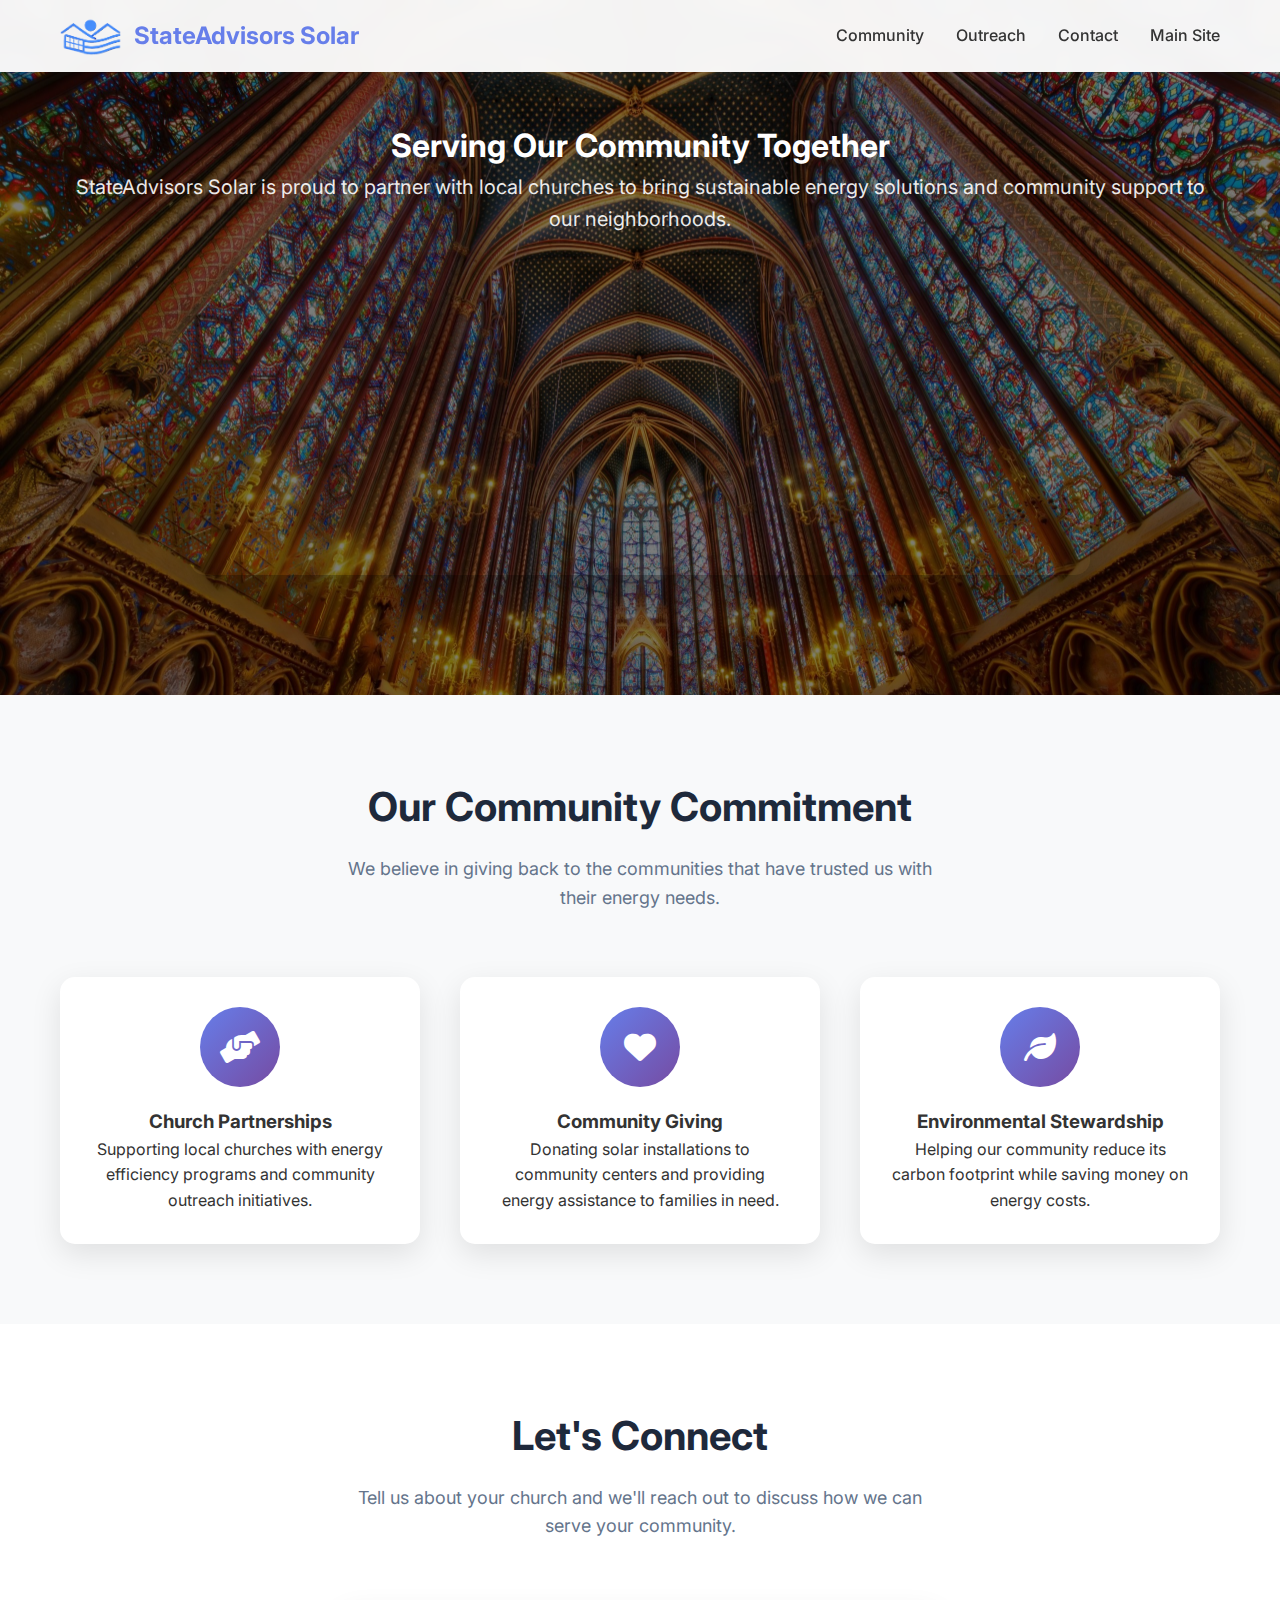
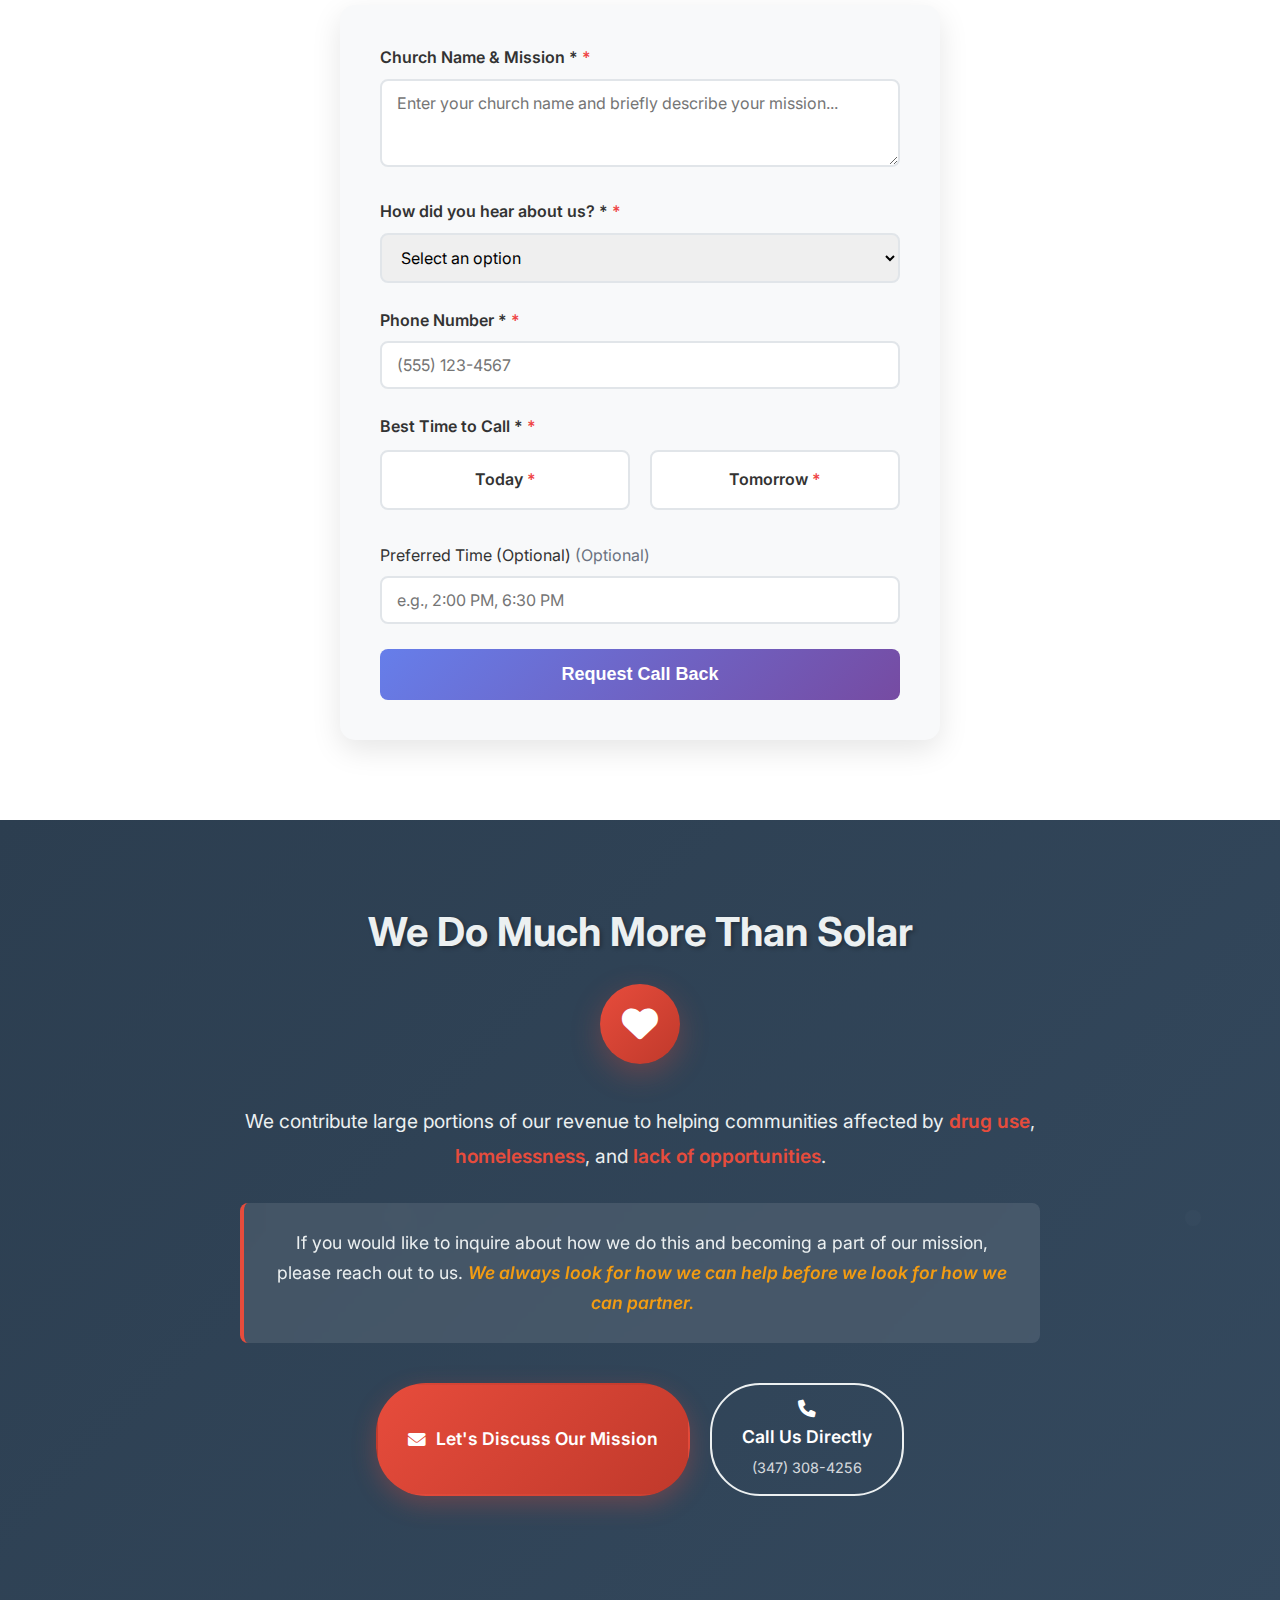
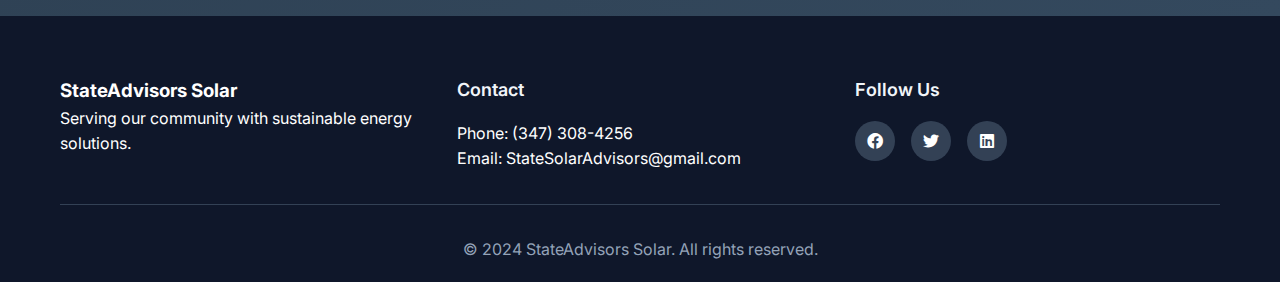
<file: church.html>
<!DOCTYPE html>
<html lang="en">
<head>
    <meta charset="UTF-8">
    <meta name="viewport" content="width=device-width, initial-scale=1.0">
    <title>StateAdvisors Solar - Serving Our Community</title>
    <meta name="description" content="StateAdvisors Solar is proud to serve our local churches and community with sustainable energy solutions and outreach programs.">
    <link rel="icon" type="image/svg+xml" href="favicon.svg">
    <link rel="icon" type="image/x-icon" href="data:image/svg+xml,<svg xmlns='http://www.w3.org/2000/svg' viewBox='0 0 32 32'><circle cx='16' cy='16' r='12' fill='%23FFD700' stroke='%23FF8C00' stroke-width='2'/><circle cx='16' cy='16' r='6' fill='%23FFA500'/><circle cx='16' cy='16' r='2' fill='%23FFFFFF'/></svg>">
    <link rel="stylesheet" href="styles.css">
    <link href="https://fonts.googleapis.com/css2?family=Inter:wght@300;400;500;600;700&display=swap" rel="stylesheet">
    <link rel="stylesheet" href="https://cdnjs.cloudflare.com/ajax/libs/font-awesome/6.0.0/css/all.min.css">
    <style>
        /* Church-specific styles */
        .church-hero {
            background: url('./StainedGlass.jpg') center/cover;
            color: white;
            padding: 120px 0 80px;
            text-align: center;
            position: relative;
            overflow: hidden;
        }

        .church-hero::before {
            content: '';
            position: absolute;
            top: 0;
            left: 0;
            right: 0;
            bottom: 0;
            background: rgba(0, 0, 0, 0.4);
            z-index: 1;
        }

        .church-hero .container {
            position: relative;
            z-index: 2;
        }

        .photo-carousel {
            width: 100%;
            max-width: 900px;
            height: 300px;
            margin: 40px auto;
            position: relative;
            overflow: hidden;
            border-radius: 15px;
            box-shadow: 0 20px 40px rgba(0, 0, 0, 0.3);
        }

        .carousel-container {
            display: flex;
            width: 300%;
            height: 100%;
            animation: slideLeft 15s infinite linear;
        }

        .carousel-slide {
            width: 33.333%;
            height: 100%;
            display: flex;
            align-items: center;
            justify-content: center;
            background: rgba(255, 255, 255, 0.1);
            backdrop-filter: blur(10px);
            border: 2px solid rgba(255, 255, 255, 0.2);
        }

        .carousel-slide img {
            max-width: 100%;
            max-height: 100%;
            object-fit: cover;
            border-radius: 10px;
        }

        .carousel-placeholder {
            display: flex;
            align-items: center;
            justify-content: center;
            font-size: 18px;
            color: rgba(255, 255, 255, 0.9);
            text-align: center;
        }

        @keyframes slideLeft {
            0% { transform: translateX(0); }
            100% { transform: translateX(-66.666%); }
        }

        .carousel-container:hover {
            animation-play-state: paused;
        }

        /* Mission Beyond Solar Section */
        .mission-beyond-solar {
            background: linear-gradient(135deg, #2c3e50 0%, #34495e 100%);
            color: white;
            padding: 80px 0;
            position: relative;
            overflow: hidden;
        }

        .mission-beyond-solar::before {
            content: '';
            position: absolute;
            top: 0;
            left: 0;
            right: 0;
            bottom: 0;
            background: url('data:image/svg+xml,<svg xmlns="http://www.w3.org/2000/svg" viewBox="0 0 100 100"><circle cx="50" cy="50" r="1" fill="rgba(255,255,255,0.05)"/></svg>') repeat;
            opacity: 0.3;
        }

        .mission-content {
            position: relative;
            z-index: 2;
            text-align: center;
            max-width: 800px;
            margin: 0 auto;
        }

        .mission-header {
            margin-bottom: 40px;
        }

        .mission-header h2 {
            font-size: 2.5rem;
            margin-bottom: 20px;
            color: #ecf0f1;
            text-shadow: 2px 2px 4px rgba(0, 0, 0, 0.3);
        }

        .mission-icon {
            width: 80px;
            height: 80px;
            background: linear-gradient(135deg, #e74c3c, #c0392b);
            border-radius: 50%;
            display: flex;
            align-items: center;
            justify-content: center;
            margin: 0 auto 20px;
            box-shadow: 0 10px 30px rgba(231, 76, 60, 0.3);
            animation: pulse 2s infinite;
        }

        .mission-icon i {
            font-size: 36px;
            color: white;
        }

        @keyframes pulse {
            0% { transform: scale(1); }
            50% { transform: scale(1.05); }
            100% { transform: scale(1); }
        }

        .mission-message {
            margin-bottom: 40px;
        }

        .mission-text {
            font-size: 1.2rem;
            line-height: 1.8;
            margin-bottom: 30px;
            color: #ecf0f1;
        }

        .mission-text strong {
            color: #e74c3c;
            font-weight: 600;
        }

        .mission-highlight {
            background: rgba(255, 255, 255, 0.1);
            border-left: 4px solid #e74c3c;
            padding: 25px;
            border-radius: 8px;
            margin: 30px 0;
            backdrop-filter: blur(10px);
        }

        .mission-highlight p {
            font-size: 1.1rem;
            line-height: 1.7;
            margin: 0;
            color: #ecf0f1;
        }

        .mission-highlight em {
            color: #f39c12;
            font-style: italic;
            font-weight: 600;
        }

        .mission-cta {
            display: flex;
            gap: 20px;
            justify-content: center;
            flex-wrap: wrap;
            margin-top: 40px;
        }

        .mission-btn {
            display: inline-flex;
            align-items: center;
            gap: 10px;
            padding: 15px 30px;
            border-radius: 50px;
            text-decoration: none;
            font-weight: 600;
            font-size: 1.1rem;
            transition: all 0.3s ease;
            border: 2px solid transparent;
        }

        .mission-btn:first-child {
            background: linear-gradient(135deg, #e74c3c, #c0392b);
            color: white;
            box-shadow: 0 8px 25px rgba(231, 76, 60, 0.3);
        }

        .mission-btn.secondary {
            background: transparent;
            color: white;
            border-color: #ecf0f1;
            flex-direction: column;
            gap: 5px;
        }

        .call-text {
            font-size: 1.1rem;
        }

        .phone-number {
            font-size: 0.9rem;
            opacity: 0.8;
            font-weight: 400;
        }

        /* Desktop-specific styles */
        @media (min-width: 769px) {
            .mission-btn.secondary {
                cursor: pointer;
            }
            
            .mission-btn.secondary:hover .phone-number {
                opacity: 1;
                color: #e74c3c;
            }
        }

        /* Mobile-specific styles */
        @media (max-width: 768px) {
            .mission-btn.secondary {
                flex-direction: row;
                gap: 10px;
            }
            
            .phone-number {
                display: none;
            }
        }

        .mission-btn:hover {
            transform: translateY(-3px);
            box-shadow: 0 12px 35px rgba(0, 0, 0, 0.2);
        }

        .mission-btn:first-child:hover {
            box-shadow: 0 12px 35px rgba(231, 76, 60, 0.4);
        }

        .mission-btn.secondary:hover {
            background: rgba(255, 255, 255, 0.1);
            border-color: #e74c3c;
        }

        @media (max-width: 768px) {
            .mission-header h2 {
                font-size: 2rem;
            }
            
            .mission-cta {
                flex-direction: column;
                align-items: center;
            }
            
            .mission-btn {
                width: 100%;
                max-width: 300px;
                justify-content: center;
            }
        }

        .community-outreach {
            background: #f8f9fa;
            padding: 80px 0;
        }

        .outreach-grid {
            display: grid;
            grid-template-columns: repeat(auto-fit, minmax(300px, 1fr));
            gap: 40px;
            margin-top: 50px;
        }

        .outreach-card {
            background: white;
            border-radius: 15px;
            padding: 30px;
            box-shadow: 0 10px 30px rgba(0, 0, 0, 0.1);
            text-align: center;
            transition: transform 0.3s ease;
        }

        .outreach-card:hover {
            transform: translateY(-5px);
        }

        .outreach-icon {
            width: 80px;
            height: 80px;
            background: linear-gradient(135deg, #667eea, #764ba2);
            border-radius: 50%;
            display: flex;
            align-items: center;
            justify-content: center;
            margin: 0 auto 20px;
            color: white;
            font-size: 32px;
        }

        .contact-form-section {
            background: white;
            padding: 80px 0;
        }

        .contact-form {
            max-width: 600px;
            margin: 0 auto;
            background: #f8f9fa;
            padding: 40px;
            border-radius: 15px;
            box-shadow: 0 10px 30px rgba(0, 0, 0, 0.1);
        }

        .form-group {
            margin-bottom: 25px;
        }

        .form-group label {
            display: block;
            margin-bottom: 8px;
            font-weight: 600;
            color: #333;
        }

        .form-group input,
        .form-group select,
        .form-group textarea {
            width: 100%;
            padding: 12px 15px;
            border: 2px solid #e1e5e9;
            border-radius: 8px;
            font-size: 16px;
            transition: border-color 0.3s ease;
            font-family: inherit;
        }

        .form-group textarea {
            resize: vertical;
            min-height: 80px;
        }

        .form-group input:focus,
        .form-group select:focus,
        .form-group textarea:focus {
            outline: none;
            border-color: #667eea;
        }

        .time-options {
            display: flex;
            gap: 20px;
            margin-top: 10px;
        }

        .time-option {
            flex: 1;
            text-align: center;
        }

        .time-option input[type="radio"] {
            display: none;
        }

        .time-option label {
            display: block;
            padding: 15px;
            background: white;
            border: 2px solid #e1e5e9;
            border-radius: 8px;
            cursor: pointer;
            transition: all 0.3s ease;
        }

        .time-option input[type="radio"]:checked + label {
            background: #667eea;
            color: white;
            border-color: #667eea;
        }

        .submit-btn {
            background: linear-gradient(135deg, #667eea, #764ba2);
            color: white;
            padding: 15px 30px;
            border: none;
            border-radius: 8px;
            font-size: 18px;
            font-weight: 600;
            cursor: pointer;
            width: 100%;
            transition: transform 0.3s ease;
        }

        .submit-btn:hover {
            transform: translateY(-2px);
        }

        .church-navbar {
            background: rgba(255, 255, 255, 0.95);
            backdrop-filter: blur(10px);
        }

        .church-navbar .nav-logo span {
            color: #667eea;
        }

        .church-navbar .nav-link {
            color: #333;
        }

        .church-navbar .nav-link:hover {
            color: #667eea;
        }

        @media (max-width: 768px) {
            .time-options {
                flex-direction: column;
            }
            
            .contact-form {
                margin: 0 20px;
                padding: 30px 20px;
            }
        }
    </style>
</head>
<body>
    <!-- Navigation -->
    <nav class="navbar church-navbar">
        <div class="nav-container">
            <div class="nav-logo">
                <img src="logo-removebg-preview.png" alt="StateAdvisors Solar Logo" class="logo-image">
                <span>StateAdvisors Solar</span>
            </div>
            <div class="nav-menu">
                <a href="#community" class="nav-link">Community</a>
                <a href="#outreach" class="nav-link">Outreach</a>
                <a href="#contact" class="nav-link">Contact</a>
                <a href="./index.html" class="nav-link">Main Site</a>
            </div>
            <div class="nav-toggle">
                <span class="bar"></span>
                <span class="bar"></span>
                <span class="bar"></span>
            </div>
        </div>
    </nav>

    <!-- Church Hero Section -->
    <section class="church-hero">
        <div class="container">
            <h1>Serving Our Community Together</h1>
            <p class="hero-subtitle">StateAdvisors Solar is proud to partner with local churches to bring sustainable energy solutions and community support to our neighborhoods.</p>
            
            <!-- Photo Carousel -->
            <div class="photo-carousel">
                <div class="carousel-container">
                    <div class="carousel-slide">
                        <div class="carousel-placeholder">
                            <div>
                                <i class="fas fa-image" style="font-size: 48px; margin-bottom: 15px;"></i>
                                <p>Photo 1 Coming Soon</p>
                                <p style="font-size: 14px; margin-top: 10px;">Gift basket at local church</p>
                            </div>
                        </div>
                    </div>
                    <div class="carousel-slide">
                        <div class="carousel-placeholder">
                            <div>
                                <i class="fas fa-image" style="font-size: 48px; margin-bottom: 15px;"></i>
                                <p>Photo 2 Coming Soon</p>
                                <p style="font-size: 14px; margin-top: 10px;">Community outreach</p>
                            </div>
                        </div>
                    </div>
                    <div class="carousel-slide">
                        <div class="carousel-placeholder">
                            <div>
                                <i class="fas fa-image" style="font-size: 48px; margin-bottom: 15px;"></i>
                                <p>Photo 3 Coming Soon</p>
                                <p style="font-size: 14px; margin-top: 10px;">Serving our community</p>
                            </div>
                        </div>
                    </div>
                </div>
            </div>
        </div>
    </section>

    <!-- Community Outreach Section -->
    <section id="outreach" class="community-outreach">
        <div class="container">
            <div class="section-header">
                <h2>Our Community Commitment</h2>
                <p>We believe in giving back to the communities that have trusted us with their energy needs.</p>
            </div>
            
            <div class="outreach-grid">
                <div class="outreach-card">
                    <div class="outreach-icon">
                        <i class="fas fa-hands-helping"></i>
                    </div>
                    <h3>Church Partnerships</h3>
                    <p>Supporting local churches with energy efficiency programs and community outreach initiatives.</p>
                </div>
                
                <div class="outreach-card">
                    <div class="outreach-icon">
                        <i class="fas fa-heart"></i>
                    </div>
                    <h3>Community Giving</h3>
                    <p>Donating solar installations to community centers and providing energy assistance to families in need.</p>
                </div>
                
                <div class="outreach-card">
                    <div class="outreach-icon">
                        <i class="fas fa-leaf"></i>
                    </div>
                    <h3>Environmental Stewardship</h3>
                    <p>Helping our community reduce its carbon footprint while saving money on energy costs.</p>
                </div>
            </div>
        </div>
    </section>

    <!-- Contact Form Section -->
    <section id="contact" class="contact-form-section">
        <div class="container">
            <div class="section-header">
                <h2>Let's Connect</h2>
                <p>Tell us about your church and we'll reach out to discuss how we can serve your community.</p>
            </div>
            
            <form class="contact-form" id="churchContactForm">
                <div class="form-group">
                    <label for="churchName">Church Name & Mission *</label>
                    <textarea id="churchName" name="churchName" rows="3" placeholder="Enter your church name and briefly describe your mission..." required></textarea>
                </div>
                
                <div class="form-group">
                    <label for="heardFrom">How did you hear about us? *</label>
                    <select id="heardFrom" name="heardFrom" required>
                        <option value="">Select an option</option>
                        <option value="community-email">Community Email</option>
                        <option value="social-media">Social Media</option>
                        <option value="word-of-mouth">Word of Mouth</option>
                        <option value="other">Other</option>
                    </select>
                </div>
                
                <div class="form-group">
                    <label for="phoneNumber">Phone Number *</label>
                    <input type="tel" id="phoneNumber" name="phoneNumber" placeholder="(555) 123-4567" required>
                </div>
                
                <div class="form-group">
                    <label>Best Time to Call *</label>
                    <div class="time-options">
                        <div class="time-option">
                            <input type="radio" id="today" name="callTime" value="today" required>
                            <label for="today">Today</label>
                        </div>
                        <div class="time-option">
                            <input type="radio" id="tomorrow" name="callTime" value="tomorrow" required>
                            <label for="tomorrow">Tomorrow</label>
                        </div>
                    </div>
                </div>
                
                <div class="form-group">
                    <label for="preferredTime">Preferred Time (Optional)</label>
                    <input type="text" id="preferredTime" name="preferredTime" placeholder="e.g., 2:00 PM, 6:30 PM">
                </div>
                
                <button type="submit" class="submit-btn">Request Call Back</button>
            </form>
        </div>
    </section>

    <!-- Mission Beyond Solar Section -->
    <section class="mission-beyond-solar">
        <div class="container">
            <div class="mission-content">
                <div class="mission-header">
                    <h2>We Do Much More Than Solar</h2>
                    <div class="mission-icon">
                        <i class="fas fa-heart"></i>
                    </div>
                </div>
                
                <div class="mission-message">
                    <p class="mission-text">
                        We contribute large portions of our revenue to helping communities affected by <strong>drug use</strong>, <strong>homelessness</strong>, and <strong>lack of opportunities</strong>.
                    </p>
                    
                    <div class="mission-highlight">
                        <p>
                            If you would like to inquire about how we do this and becoming a part of our mission, 
                            please reach out to us. <em>We always look for how we can help before we look for how we can partner.</em>
                        </p>
                    </div>
                    
                    <div class="mission-cta">
                        <a href="mailto:StateSolarAdvisors@gmail.com?subject=Church Partnership Inquiry&body=Hello StateAdvisors Solar,%0D%0A%0D%0AI'm interested in learning more about your mission beyond solar and how we might partner together to serve our community.%0D%0A%0D%0AChurch Name:%0D%0AOur Mission:%0D%0A%0D%0AThank you for your time,%0D%0A" class="mission-btn">
                            <i class="fas fa-envelope"></i>
                            Let's Discuss Our Mission
                        </a>
                        <a href="tel:(347) 308-4256" class="mission-btn secondary" id="callBtn">
                            <i class="fas fa-phone"></i>
                            <span class="call-text">Call Us Directly</span>
                            <span class="phone-number">(347) 308-4256</span>
                        </a>
                    </div>
                </div>
            </div>
        </div>
    </section>

    <!-- Footer -->
    <footer class="footer">
        <div class="container">
            <div class="footer-content">
                <div class="footer-section">
                    <h3>StateAdvisors Solar</h3>
                    <p>Serving our community with sustainable energy solutions.</p>
                </div>
                <div class="footer-section">
                    <h4>Contact</h4>
                    <p>Phone: (347) 308-4256</p>
                    <p>Email: StateSolarAdvisors@gmail.com</p>
                </div>
                <div class="footer-section">
                    <h4>Follow Us</h4>
                    <div class="social-links">
                        <a href="#"><i class="fab fa-facebook"></i></a>
                        <a href="#"><i class="fab fa-twitter"></i></a>
                        <a href="#"><i class="fab fa-linkedin"></i></a>
                    </div>
                </div>
            </div>
            <div class="footer-bottom">
                <p>&copy; 2024 StateAdvisors Solar. All rights reserved.</p>
            </div>
        </div>
    </footer>

    <script src="script.js"></script>
    <script>
        // Church-specific JavaScript
        document.getElementById('churchContactForm').addEventListener('submit', function(e) {
            e.preventDefault();
            
            // Get form data
            const formData = new FormData(this);
            const data = Object.fromEntries(formData);
            
            // Validate phone number format
            const phoneRegex = /^\(\d{3}\) \d{3}-\d{4}$/;
            if (!phoneRegex.test(data.phoneNumber)) {
                alert('Please enter phone number in format: (555) 123-4567');
                return;
            }
            
            // Show success message
            alert('Thank you! We will call you at your preferred time. God bless!');
            this.reset();
        });

        // Phone number formatting
        document.getElementById('phoneNumber').addEventListener('input', function(e) {
            let value = e.target.value.replace(/\D/g, '');
            if (value.length >= 6) {
                value = `(${value.slice(0,3)}) ${value.slice(3,6)}-${value.slice(6,10)}`;
            } else if (value.length >= 3) {
                value = `(${value.slice(0,3)}) ${value.slice(3)}`;
            }
            e.target.value = value;
        });

        // Function to update carousel with actual photos
        function updateCarouselWithPhotos(photoUrls) {
            const carouselContainer = document.querySelector('.carousel-container');
            if (carouselContainer && photoUrls.length >= 3) {
                carouselContainer.innerHTML = '';
                
                photoUrls.forEach((url, index) => {
                    const slide = document.createElement('div');
                    slide.className = 'carousel-slide';
                    slide.innerHTML = `<img src="${url}" alt="Community Photo ${index + 1}">`;
                    carouselContainer.appendChild(slide);
                });
            }
        }

        // Example usage when you have photos:
        // updateCarouselWithPhotos(['photo1.jpg', 'photo2.jpg', 'photo3.jpg']);

        // Handle call button for desktop vs mobile
        document.addEventListener('DOMContentLoaded', function() {
            const callBtn = document.getElementById('callBtn');
            
            // Check if device supports phone calls
            const isMobile = /Android|webOS|iPhone|iPad|iPod|BlackBerry|IEMobile|Opera Mini/i.test(navigator.userAgent);
            
            if (!isMobile) {
                // Desktop experience - show phone number prominently
                callBtn.addEventListener('click', function(e) {
                    e.preventDefault();
                    
                    // Create a temporary input to copy phone number
                    const tempInput = document.createElement('input');
                    tempInput.value = '(347) 308-4256';
                    document.body.appendChild(tempInput);
                    tempInput.select();
                    document.execCommand('copy');
                    document.body.removeChild(tempInput);
                    
                    // Show feedback
                    const originalText = this.querySelector('.call-text').textContent;
                    this.querySelector('.call-text').textContent = 'Phone Number Copied!';
                    this.style.background = 'rgba(46, 204, 113, 0.2)';
                    this.style.borderColor = '#2ecc71';
                    
                    setTimeout(() => {
                        this.querySelector('.call-text').textContent = originalText;
                        this.style.background = 'transparent';
                        this.style.borderColor = '#ecf0f1';
                    }, 2000);
                });
            }
        });
    </script>
</body>
</html>
</file>
<file: styles.css>
/* Reset and Base Styles */
* {
    margin: 0;
    padding: 0;
    box-sizing: border-box;
}

body {
    font-family: 'Inter', sans-serif;
    line-height: 1.6;
    color: #333;
    overflow-x: hidden;
}

.container {
    max-width: 1200px;
    margin: 0 auto;
    padding: 0 20px;
}

/* Navigation */
.navbar {
    position: fixed;
    top: 0;
    width: 100%;
    background: rgba(255, 255, 255, 0.95);
    backdrop-filter: blur(10px);
    z-index: 1000;
    padding: 1rem 0;
    transition: all 0.3s ease;
}

.nav-container {
    max-width: 1200px;
    margin: 0 auto;
    padding: 0 20px;
    display: flex;
    justify-content: space-between;
    align-items: center;
}

.nav-logo {
    display: flex;
    align-items: center;
    font-size: 1.5rem;
    font-weight: 700;
    color: #2563eb;
    gap: 0.75rem;
}

.logo-image {
    height: 40px;
    width: auto;
    object-fit: contain;
}

.logo-image-footer {
    height: 32px;
    width: auto;
    object-fit: contain;
}

.nav-menu {
    display: flex;
    gap: 2rem;
}

.nav-link {
    text-decoration: none;
    color: #333;
    font-weight: 500;
    transition: color 0.3s ease;
}

.nav-link:hover {
    color: #2563eb;
}

.nav-toggle {
    display: none;
    flex-direction: column;
    cursor: pointer;
}

.bar {
    width: 25px;
    height: 3px;
    background: #333;
    margin: 3px 0;
    transition: 0.3s;
}

/* Hero Section */
.hero {
    background: linear-gradient(135deg, #1e40af 0%, #3b82f6 50%, #60a5fa 100%);
    color: white;
    padding: 120px 0 80px;
    min-height: 100vh;
    display: flex;
    align-items: center;
    position: relative;
    overflow: hidden;
}

.hero::before {
    content: '';
    position: absolute;
    top: 0;
    left: 0;
    right: 0;
    bottom: 0;
    background: url('data:image/svg+xml,<svg xmlns="http://www.w3.org/2000/svg" viewBox="0 0 100 100"><defs><pattern id="grain" width="100" height="100" patternUnits="userSpaceOnUse"><circle cx="25" cy="25" r="1" fill="white" opacity="0.1"/><circle cx="75" cy="75" r="1" fill="white" opacity="0.1"/><circle cx="50" cy="10" r="0.5" fill="white" opacity="0.1"/><circle cx="10" cy="60" r="0.5" fill="white" opacity="0.1"/><circle cx="90" cy="40" r="0.5" fill="white" opacity="0.1"/></pattern></defs><rect width="100" height="100" fill="url(%23grain)"/></svg>');
    pointer-events: none;
}

.hero-container {
    max-width: 1200px;
    margin: 0 auto;
    padding: 0 20px;
    display: grid;
    grid-template-columns: 1fr 1fr;
    gap: 4rem;
    align-items: center;
}

.hero-content h1 {
    font-size: 3.5rem;
    font-weight: 700;
    margin-bottom: 1.5rem;
    line-height: 1.2;
}

.hero-subtitle {
    font-size: 1.25rem;
    margin-bottom: 2rem;
    opacity: 0.9;
}

.hero-stats {
    display: flex;
    gap: 2rem;
    margin-bottom: 2.5rem;
}

.stat {
    text-align: center;
}

.stat-number {
    display: block;
    font-size: 2rem;
    font-weight: 700;
    color: #fbbf24;
}

.stat-label {
    font-size: 0.875rem;
    opacity: 0.8;
}

.hero-cta {
    display: flex;
    gap: 1rem;
    flex-wrap: wrap;
}

.btn {
    display: inline-block;
    padding: 1rem 2rem;
    text-decoration: none;
    border-radius: 8px;
    font-weight: 600;
    transition: all 0.3s ease;
    border: none;
    cursor: pointer;
    font-size: 1rem;
}

.btn-primary {
    background: #fbbf24;
    color: #1e40af;
}

.btn-primary:hover {
    background: #f59e0b;
    transform: translateY(-2px);
}

.btn-secondary {
    background: transparent;
    color: white;
    border: 2px solid white;
}

.btn-secondary:hover {
    background: white;
    color: #1e40af;
}

.btn-outline {
    background: transparent;
    color: #2563eb;
    border: 2px solid #2563eb;
}

.btn-outline:hover {
    background: #2563eb;
    color: white;
}

.btn-full {
    width: 100%;
}

.hero-image {
    display: flex;
    justify-content: center;
    align-items: center;
}

.hero-visual {
    position: relative;
    width: 350px;
    height: 400px;
    display: flex;
    justify-content: center;
    align-items: center;
}

.torn-bill {
    position: relative;
    width: 280px;
    height: 350px;
    background: white;
    border-radius: 12px;
    box-shadow: 0 20px 40px rgba(0, 0, 0, 0.3);
    transform: rotate(-5deg);
    animation: float 3s ease-in-out infinite;
}

.torn-bill::before {
    content: '';
    position: absolute;
    top: -10px;
    left: -10px;
    right: -10px;
    bottom: -10px;
    background: linear-gradient(45deg, #fbbf24, #f59e0b);
    border-radius: 16px;
    z-index: -1;
    opacity: 0.3;
}

.bill-content {
    padding: 1.5rem;
    height: 60%;
    background: white;
    border-radius: 12px 12px 0 0;
}

.bill-header {
    display: flex;
    justify-content: space-between;
    align-items: center;
    margin-bottom: 1rem;
    padding-bottom: 0.5rem;
    border-bottom: 2px solid #e5e7eb;
}

.bill-header h4 {
    color: #374151;
    font-size: 0.875rem;
    font-weight: 600;
    margin: 0;
}

.bill-amount {
    color: #ef4444;
    font-size: 1.5rem;
    font-weight: 700;
}

.bill-details {
    margin-bottom: 1rem;
}

.bill-details p {
    color: #6b7280;
    font-size: 0.75rem;
    margin: 0.25rem 0;
}

.bill-footer {
    text-align: center;
    padding-top: 0.5rem;
    border-top: 1px solid #e5e7eb;
}

.bill-footer p {
    color: #ef4444;
    font-size: 0.75rem;
    font-weight: 600;
    margin: 0;
}

.tear-line {
    position: absolute;
    top: 60%;
    left: 0;
    right: 0;
    height: 20px;
    background: repeating-linear-gradient(
        45deg,
        transparent,
        transparent 5px,
        #e5e7eb 5px,
        #e5e7eb 10px
    );
    z-index: 2;
}

.bill-half {
    position: absolute;
    bottom: 0;
    left: 0;
    right: 0;
    height: 40%;
    background: linear-gradient(135deg, #10b981, #059669);
    border-radius: 0 0 12px 12px;
    display: flex;
    align-items: center;
    justify-content: center;
    text-align: center;
}

.savings-highlight {
    color: white;
}

.savings-text {
    display: block;
    font-size: 1.25rem;
    font-weight: 700;
    margin-bottom: 0.25rem;
}

.solar-text {
    display: block;
    font-size: 0.875rem;
    opacity: 0.9;
}

@keyframes float {
    0%, 100% {
        transform: rotate(-5deg) translateY(0px);
    }
    50% {
        transform: rotate(-5deg) translateY(-10px);
    }
}

/* Commercial Focus Section */
.commercial-focus {
    padding: 80px 0;
    background: #f8fafc;
}

.section-header {
    text-align: center;
    margin-bottom: 4rem;
}

.section-header h2 {
    font-size: 2.5rem;
    font-weight: 700;
    margin-bottom: 1rem;
    color: #1e293b;
}

.section-header p {
    font-size: 1.125rem;
    color: #64748b;
    max-width: 600px;
    margin: 0 auto;
}

.benefits-grid {
    display: grid;
    grid-template-columns: repeat(auto-fit, minmax(280px, 1fr));
    gap: 2rem;
}

.benefit-card {
    background: white;
    padding: 2rem;
    border-radius: 16px;
    box-shadow: 0 8px 32px rgba(0, 0, 0, 0.08);
    transition: all 0.4s ease;
    border: 1px solid rgba(37, 99, 235, 0.1);
    position: relative;
    overflow: hidden;
}

.benefit-card::before {
    content: '';
    position: absolute;
    top: 0;
    left: 0;
    right: 0;
    height: 4px;
    background: linear-gradient(90deg, #2563eb, #3b82f6, #60a5fa);
    transform: scaleX(0);
    transition: transform 0.3s ease;
}

.benefit-card:hover {
    transform: translateY(-8px);
    box-shadow: 0 20px 40px rgba(37, 99, 235, 0.15);
    border-color: rgba(37, 99, 235, 0.2);
}

.benefit-card:hover::before {
    transform: scaleX(1);
}

.benefit-card[data-interest] {
    cursor: pointer;
}

.benefit-card[data-interest]:hover {
    transform: translateY(-8px) scale(1.02);
}

.benefit-icon {
    width: 60px;
    height: 60px;
    background: linear-gradient(135deg, #2563eb, #3b82f6);
    border-radius: 12px;
    display: flex;
    align-items: center;
    justify-content: center;
    margin-bottom: 1.5rem;
}

.benefit-icon i {
    font-size: 1.5rem;
    color: white;
}

.benefit-card h3 {
    font-size: 1.25rem;
    font-weight: 600;
    margin-bottom: 1rem;
    color: #1e293b;
}

.benefit-card p {
    color: #64748b;
    line-height: 1.6;
}

/* Full Business Approach Section */
.business-approach {
    padding: 80px 0;
    background: linear-gradient(135deg, #f8fafc 0%, #e2e8f0 100%);
}

.approach-grid {
    display: grid;
    grid-template-columns: repeat(auto-fit, minmax(280px, 1fr));
    gap: 2rem;
}

.approach-item {
    background: white;
    padding: 2rem;
    border-radius: 16px;
    box-shadow: 0 8px 32px rgba(0, 0, 0, 0.08);
    transition: all 0.4s ease;
    border: 1px solid rgba(37, 99, 235, 0.1);
    position: relative;
    overflow: hidden;
}

.approach-item::before {
    content: '';
    position: absolute;
    top: 0;
    left: 0;
    right: 0;
    height: 4px;
    background: linear-gradient(90deg, #10b981, #059669);
    transform: scaleX(0);
    transition: transform 0.3s ease;
}

.approach-item:hover {
    transform: translateY(-8px);
    box-shadow: 0 20px 40px rgba(16, 185, 129, 0.15);
    border-color: rgba(16, 185, 129, 0.2);
}

.approach-item:hover::before {
    transform: scaleX(1);
}

.approach-icon {
    width: 60px;
    height: 60px;
    background: linear-gradient(135deg, #10b981, #059669);
    border-radius: 12px;
    display: flex;
    align-items: center;
    justify-content: center;
    margin-bottom: 1.5rem;
}

.approach-icon i {
    font-size: 1.5rem;
    color: white;
}

.approach-item h3 {
    font-size: 1.25rem;
    font-weight: 600;
    margin-bottom: 1rem;
    color: #1e293b;
}

.approach-item p {
    color: #64748b;
    line-height: 1.6;
}

/* Solutions Section */
.solutions {
    padding: 80px 0;
}

.solutions-grid {
    display: grid;
    grid-template-columns: repeat(auto-fit, minmax(350px, 1fr));
    gap: 2rem;
}

.solution-card {
    background: white;
    border-radius: 12px;
    padding: 2rem;
    box-shadow: 0 4px 6px rgba(0, 0, 0, 0.05);
    border: 2px solid transparent;
    transition: all 0.3s ease;
}

.solution-card:hover {
    border-color: #2563eb;
    transform: translateY(-5px);
}

.solution-header {
    display: flex;
    align-items: center;
    margin-bottom: 1.5rem;
}

.solution-header i {
    font-size: 2rem;
    color: #2563eb;
    margin-right: 1rem;
}

.solution-header h3 {
    font-size: 1.5rem;
    font-weight: 600;
    color: #1e293b;
}

.solution-card ul {
    list-style: none;
    margin-bottom: 2rem;
}

.solution-card li {
    padding: 0.5rem 0;
    color: #64748b;
    position: relative;
    padding-left: 1.5rem;
}

.solution-card li::before {
    content: "✓";
    position: absolute;
    left: 0;
    color: #10b981;
    font-weight: bold;
}

/* Portfolio Section */
.portfolio {
    padding: 80px 0;
    background: linear-gradient(135deg, #1e293b 0%, #334155 100%);
    color: white;
}

.portfolio .section-header h2 {
    color: white;
}

.portfolio .section-header p {
    color: #cbd5e1;
}

.portfolio-carousel {
    position: relative;
    max-width: 1000px;
    margin: 0 auto;
    overflow: hidden;
    border-radius: 16px;
    box-shadow: 0 20px 40px rgba(0, 0, 0, 0.3);
}

.carousel-container {
    position: relative;
    height: 500px;
}

.carousel-slide {
    position: absolute;
    top: 0;
    left: 0;
    width: 100%;
    height: 100%;
    opacity: 0;
    transition: opacity 0.8s ease-in-out;
}

.carousel-slide.active {
    opacity: 1;
}

.portfolio-item {
    width: 100%;
    height: 100%;
    position: relative;
}

.portfolio-image {
    width: 100%;
    height: 100%;
    position: relative;
    overflow: hidden;
}

.portfolio-image img {
    width: 100%;
    height: 100%;
    object-fit: cover;
    transition: transform 0.8s ease;
}

.portfolio-item:hover .portfolio-image img {
    transform: scale(1.05);
}

.portfolio-overlay {
    position: absolute;
    bottom: 0;
    left: 0;
    right: 0;
    background: linear-gradient(transparent, rgba(0, 0, 0, 0.8));
    color: white;
    padding: 2rem;
    transform: translateY(100%);
    transition: transform 0.3s ease;
}

.portfolio-item:hover .portfolio-overlay {
    transform: translateY(0);
}

.portfolio-overlay h3 {
    font-size: 1.5rem;
    font-weight: 600;
    margin-bottom: 0.5rem;
}

.portfolio-overlay p {
    font-size: 1rem;
    opacity: 0.9;
}

.carousel-controls {
    position: absolute;
    bottom: 20px;
    left: 50%;
    transform: translateX(-50%);
    display: flex;
    align-items: center;
    gap: 1rem;
    z-index: 10;
}

.carousel-btn {
    background: rgba(255, 255, 255, 0.2);
    border: none;
    color: white;
    width: 40px;
    height: 40px;
    border-radius: 50%;
    cursor: pointer;
    transition: all 0.3s ease;
    backdrop-filter: blur(10px);
}

.carousel-btn:hover {
    background: rgba(255, 255, 255, 0.3);
    transform: scale(1.1);
}

.carousel-dots {
    display: flex;
    gap: 0.5rem;
}

.dot {
    width: 12px;
    height: 12px;
    border-radius: 50%;
    background: rgba(255, 255, 255, 0.3);
    cursor: pointer;
    transition: all 0.3s ease;
}

.dot.active {
    background: white;
    transform: scale(1.2);
}

/* Featured Projects Section */
.featured-projects {
    padding: 80px 0;
    background: white;
}

.projects-grid {
    display: grid;
    grid-template-columns: repeat(auto-fit, minmax(350px, 1fr));
    gap: 2rem;
    margin-top: 3rem;
}

.project-card {
    background: white;
    border-radius: 16px;
    overflow: hidden;
    box-shadow: 0 8px 32px rgba(0, 0, 0, 0.08);
    transition: all 0.4s ease;
    border: 1px solid rgba(37, 99, 235, 0.1);
}

.project-card:hover {
    transform: translateY(-8px);
    box-shadow: 0 20px 40px rgba(37, 99, 235, 0.15);
}

.project-image {
    position: relative;
    height: 250px;
    overflow: hidden;
}

.project-image img {
    width: 100%;
    height: 100%;
    object-fit: cover;
    transition: transform 0.4s ease;
}

.project-card:hover .project-image img {
    transform: scale(1.05);
}

.project-overlay {
    position: absolute;
    top: 1rem;
    right: 1rem;
    background: rgba(37, 99, 235, 0.9);
    color: white;
    padding: 0.5rem 1rem;
    border-radius: 20px;
    font-size: 0.875rem;
    font-weight: 600;
}

.project-content {
    padding: 1.5rem;
}

.project-content h3 {
    font-size: 1.25rem;
    font-weight: 600;
    margin-bottom: 0.5rem;
    color: #1e293b;
}

.project-content p {
    color: #64748b;
    margin-bottom: 1rem;
    line-height: 1.6;
}

.project-stats {
    display: flex;
    justify-content: space-between;
    gap: 1rem;
    flex-wrap: wrap;
}

.project-stats span {
    display: flex;
    align-items: center;
    gap: 0.5rem;
    font-size: 0.875rem;
    color: #2563eb;
    font-weight: 500;
}

.project-stats i {
    color: #fbbf24;
}

/* Process Section */
.process {
    padding: 80px 0;
    background: #f8fafc;
}

.process-steps {
    display: grid;
    grid-template-columns: repeat(auto-fit, minmax(250px, 1fr));
    gap: 2rem;
}

.step {
    text-align: center;
    padding: 2rem;
}

.step-number {
    width: 60px;
    height: 60px;
    background: linear-gradient(135deg, #2563eb, #3b82f6);
    color: white;
    border-radius: 50%;
    display: flex;
    align-items: center;
    justify-content: center;
    font-size: 1.5rem;
    font-weight: 700;
    margin: 0 auto 1.5rem;
}

.step h3 {
    font-size: 1.25rem;
    font-weight: 600;
    margin-bottom: 1rem;
    color: #1e293b;
}

.step p {
    color: #64748b;
    line-height: 1.6;
}

/* Contact Section */
.contact {
    padding: 80px 0;
    background: linear-gradient(135deg, #1e293b 0%, #334155 100%);
    color: white;
}

.contact-top-bar {
    text-align: center;
    margin-bottom: 3rem;
}

.contact-info h2 {
    font-size: 2.5rem;
    font-weight: 700;
    margin-bottom: 1.5rem;
}

.contact-info p {
    font-size: 1.125rem;
    margin-bottom: 2rem;
    opacity: 0.9;
    max-width: 600px;
    margin-left: auto;
    margin-right: auto;
}

.contact-features {
    display: flex;
    justify-content: center;
    gap: 2rem;
    flex-wrap: wrap;
}

.feature {
    display: flex;
    align-items: center;
    gap: 0.75rem;
}

.feature i {
    color: #10b981;
    font-size: 1.25rem;
}

.contact-form-container {
    background: white;
    padding: 2rem;
    border-radius: 12px;
    color: #333;
    max-width: 1200px;
    margin: 0 auto;
}

.form-layout {
    display: grid;
    grid-template-columns: 1fr 1fr;
    gap: 3rem;
    margin-bottom: 2rem;
}

.form-column h3 {
    font-size: 1.25rem;
    font-weight: 600;
    margin-bottom: 1.5rem;
    color: #1e293b;
    padding-bottom: 0.5rem;
    border-bottom: 2px solid #e5e7eb;
}

.required-fields h3 {
    color: #dc2626;
}

.optional-fields h3 {
    color: #6b7280;
}

.form-notice {
    background: linear-gradient(135deg, #2563eb, #3b82f6);
    color: white;
    padding: 1rem 1.5rem;
    border-radius: 8px;
    margin-bottom: 2rem;
    display: flex;
    align-items: center;
    gap: 0.75rem;
}

.form-notice i {
    font-size: 1.25rem;
}

.form-notice p {
    margin: 0;
    font-weight: 500;
}

.form-group {
    margin-bottom: 1.5rem;
}

.form-row {
    display: grid;
    grid-template-columns: 1fr 1fr;
    gap: 1rem;
}

.form-group label {
    display: block;
    margin-bottom: 0.5rem;
    font-weight: 500;
    color: #374151;
}

.form-group label::after {
    content: " *";
    color: #ef4444;
}

.form-group label:has(+ input:not([required])),
.form-group label:has(+ textarea:not([required])) {
    font-weight: 400;
}

.form-group label:has(+ input:not([required]))::after,
.form-group label:has(+ textarea:not([required]))::after {
    content: " (Optional)";
    color: #6b7280;
    font-weight: 400;
}

.form-group input,
.form-group select,
.form-group textarea {
    width: 100%;
    padding: 0.75rem;
    border: 2px solid #e5e7eb;
    border-radius: 8px;
    font-size: 1rem;
    transition: border-color 0.3s ease;
}

.form-group input:focus,
.form-group select:focus,
.form-group textarea:focus {
    outline: none;
    border-color: #2563eb;
}

.char-counter {
    text-align: right;
    font-size: 0.875rem;
    color: #6b7280;
    margin-top: 0.5rem;
}

.char-counter.warning {
    color: #f59e0b;
}

.char-counter.danger {
    color: #ef4444;
}

/* Footer */
.footer {
    background: #0f172a;
    color: white;
    padding: 60px 0 20px;
}

.footer-content {
    display: grid;
    grid-template-columns: repeat(auto-fit, minmax(250px, 1fr));
    gap: 2rem;
    margin-bottom: 2rem;
}

.footer-logo {
    display: flex;
    align-items: center;
    font-size: 1.25rem;
    font-weight: 700;
    margin-bottom: 1rem;
}

.footer-logo i {
    margin-right: 0.5rem;
    color: #2563eb;
}

.footer-section h4 {
    font-size: 1.125rem;
    font-weight: 600;
    margin-bottom: 1rem;
    color: #f1f5f9;
}

.footer-section ul {
    list-style: none;
}

.footer-section ul li {
    margin-bottom: 0.5rem;
}

.footer-section ul li a {
    color: #cbd5e1;
    text-decoration: none;
    transition: color 0.3s ease;
}

.footer-section ul li a:hover {
    color: #2563eb;
}

.social-links {
    display: flex;
    gap: 1rem;
    margin-top: 1rem;
}

.social-links a {
    width: 40px;
    height: 40px;
    background: #334155;
    border-radius: 50%;
    display: flex;
    align-items: center;
    justify-content: center;
    color: white;
    text-decoration: none;
    transition: background 0.3s ease;
}

.social-links a:hover {
    background: #2563eb;
}

.contact-info p {
    margin-bottom: 0.5rem;
    color: #cbd5e1;
}

.contact-info i {
    margin-right: 0.5rem;
    color: #2563eb;
}

.contact-info a {
    color: #cbd5e1;
    text-decoration: none;
    transition: color 0.3s ease;
    display: inline-block;
    vertical-align: top;
    line-height: 1.2;
}

.contact-info a:hover {
    color: #3b82f6;
}

.footer-bottom {
    border-top: 1px solid #334155;
    padding-top: 2rem;
    text-align: center;
    color: #94a3b8;
}

/* Responsive Design */
@media (max-width: 768px) {
    .nav-menu {
        position: fixed;
        left: -100%;
        top: 70px;
        flex-direction: column;
        background-color: white;
        width: 100%;
        text-align: center;
        transition: 0.3s;
        box-shadow: 0 10px 27px rgba(0, 0, 0, 0.05);
        padding: 2rem 0;
    }

    .nav-menu.active {
        left: 0;
    }

    .nav-toggle {
        display: flex;
    }

    .hero-container {
        grid-template-columns: 1fr;
        text-align: center;
    }

    .hero-content h1 {
        font-size: 2.5rem;
    }

    .hero-stats {
        justify-content: center;
    }

    .hero-cta {
        justify-content: center;
    }

    .contact-features {
        flex-direction: column;
        gap: 1rem;
    }

    .form-layout {
        grid-template-columns: 1fr;
        gap: 2rem;
    }

    .form-row {
        grid-template-columns: 1fr;
    }

    .projects-grid {
        grid-template-columns: 1fr;
    }

    .project-stats {
        flex-direction: column;
        gap: 0.5rem;
    }

    .benefits-grid,
    .solutions-grid,
    .process-steps {
        grid-template-columns: 1fr;
    }

    .section-header h2 {
        font-size: 2rem;
    }
}

@media (max-width: 480px) {
    .hero-content h1 {
        font-size: 2rem;
    }

    .hero-stats {
        flex-direction: column;
        gap: 1rem;
    }

    .btn {
        padding: 0.75rem 1.5rem;
        font-size: 0.875rem;
    }
}

/* Animations */
@keyframes fadeInUp {
    from {
        opacity: 0;
        transform: translateY(30px);
    }
    to {
        opacity: 1;
        transform: translateY(0);
    }
}

.benefit-card,
.solution-card,
.step {
    animation: fadeInUp 0.6s ease-out;
}

/* Smooth scrolling */
html {
    scroll-behavior: smooth;
}

/* Residential Solar Section */
.residential-solar {
    padding: 80px 0;
    background: linear-gradient(135deg, #f3e8ff 0%, #c4b5fd 25%, #a855f7 50%, #c4b5fd 75%, #f3e8ff 100%);
    color: white;
}

.residential-solar .section-header h2 {
    color: white;
}

.residential-solar .section-header p {
    color: rgba(255, 255, 255, 0.9);
}

.residential-benefits-grid {
    display: grid;
    grid-template-columns: repeat(auto-fit, minmax(280px, 1fr));
    gap: 2rem;
    margin-top: 3rem;
}

.residential-benefit-card {
    background: rgba(255, 255, 255, 0.1);
    backdrop-filter: blur(10px);
    border: 1px solid rgba(255, 255, 255, 0.2);
    border-radius: 16px;
    padding: 2rem;
    text-align: center;
    transition: all 0.3s ease;
    position: relative;
    overflow: hidden;
}

.residential-benefit-card::before {
    content: '';
    position: absolute;
    top: 0;
    left: -100%;
    width: 100%;
    height: 100%;
    background: linear-gradient(90deg, transparent, rgba(255, 255, 255, 0.1), transparent);
    transition: left 0.5s ease;
}

.residential-benefit-card:hover::before {
    left: 100%;
}

.residential-benefit-card:hover {
    transform: translateY(-5px);
    background: rgba(255, 255, 255, 0.15);
    box-shadow: 0 20px 40px rgba(139, 92, 246, 0.3);
}

.residential-benefit-icon {
    width: 80px;
    height: 80px;
    background: rgba(255, 255, 255, 0.2);
    border-radius: 50%;
    display: flex;
    align-items: center;
    justify-content: center;
    margin: 0 auto 1.5rem;
    transition: all 0.3s ease;
}

.residential-benefit-icon i {
    font-size: 2rem;
    color: white;
}

.residential-benefit-card:hover .residential-benefit-icon {
    background: rgba(255, 255, 255, 0.3);
    transform: scale(1.1);
}

.residential-benefit-card h3 {
    font-size: 1.25rem;
    font-weight: 600;
    margin-bottom: 1rem;
    color: white;
}

.residential-benefit-card p {
    color: rgba(255, 255, 255, 0.9);
    line-height: 1.6;
}

/* Instant Quote Card Styles */
.instant-quote-card {
    cursor: pointer;
    position: relative;
    background: rgba(255, 255, 255, 0.15) !important;
    border: 2px solid rgba(255, 255, 255, 0.3) !important;
    grid-column: 1 / -1;
    display: flex;
    align-items: center;
    justify-content: space-between;
    padding: 1.5rem 2rem;
    height: auto;
    min-height: 80px;
}

.instant-quote-card:hover {
    background: rgba(255, 255, 255, 0.25) !important;
    border-color: rgba(255, 255, 255, 0.5) !important;
    transform: translateY(-8px) !important;
    box-shadow: 0 25px 50px rgba(139, 92, 246, 0.4) !important;
}

.instant-quote-content {
    display: flex;
    align-items: center;
    gap: 1.5rem;
    flex: 1;
}

.instant-quote-text {
    text-align: left;
}

.click-indicator {
    position: absolute;
    top: 1rem;
    right: 1rem;
    background: rgba(255, 255, 255, 0.2);
    border-radius: 50%;
    width: 40px;
    height: 40px;
    display: flex;
    align-items: center;
    justify-content: center;
    transition: all 0.3s ease;
}

.click-indicator i {
    color: white;
    font-size: 1.2rem;
}

.instant-quote-card:hover .click-indicator {
    background: rgba(255, 255, 255, 0.3);
    transform: scale(1.1);
}

/* About Page Styles */
.about-hero {
    background: linear-gradient(135deg, #1e40af 0%, #3b82f6 50%, #60a5fa 100%);
    color: white;
    padding: 120px 0 80px;
    text-align: center;
}

.about-hero-content h1 {
    font-size: 3rem;
    font-weight: 700;
    margin-bottom: 1.5rem;
}

.about-hero-content p {
    font-size: 1.25rem;
    max-width: 800px;
    margin: 0 auto;
    opacity: 0.9;
}

.about-content {
    padding: 80px 0;
}

.about-grid {
    display: grid;
    grid-template-columns: 1fr 1fr;
    gap: 4rem;
    align-items: center;
}

.about-text h2 {
    font-size: 2.5rem;
    font-weight: 700;
    margin-bottom: 2rem;
    color: #1e293b;
}

.about-text h3 {
    font-size: 1.5rem;
    font-weight: 600;
    margin: 2rem 0 1rem;
    color: #374151;
}

.about-text p {
    font-size: 1.1rem;
    line-height: 1.7;
    color: #6b7280;
    margin-bottom: 1.5rem;
}

.about-image img {
    width: 100%;
    height: 400px;
    object-fit: cover;
    border-radius: 16px;
    box-shadow: 0 20px 40px rgba(0, 0, 0, 0.1);
}

.values-section {
    padding: 80px 0;
    background: #f8fafc;
}

.values-grid {
    display: grid;
    grid-template-columns: repeat(auto-fit, minmax(250px, 1fr));
    gap: 2rem;
    margin-top: 3rem;
}

.value-card {
    background: white;
    padding: 2rem;
    border-radius: 16px;
    text-align: center;
    box-shadow: 0 4px 6px rgba(0, 0, 0, 0.05);
    transition: all 0.3s ease;
}

.value-card:hover {
    transform: translateY(-5px);
    box-shadow: 0 20px 40px rgba(0, 0, 0, 0.1);
}

.value-icon {
    width: 80px;
    height: 80px;
    background: linear-gradient(135deg, #3b82f6, #1e40af);
    border-radius: 50%;
    display: flex;
    align-items: center;
    justify-content: center;
    margin: 0 auto 1.5rem;
}

.value-icon i {
    font-size: 2rem;
    color: white;
}

.value-card h3 {
    font-size: 1.25rem;
    font-weight: 600;
    margin-bottom: 1rem;
    color: #1e293b;
}

.value-card p {
    color: #6b7280;
    line-height: 1.6;
}

.team-section {
    padding: 80px 0;
}

.commitment-grid {
    display: grid;
    grid-template-columns: repeat(auto-fit, minmax(300px, 1fr));
    gap: 2rem;
    margin-top: 3rem;
}

.commitment-item {
    background: white;
    padding: 2rem;
    border-radius: 16px;
    box-shadow: 0 4px 6px rgba(0, 0, 0, 0.05);
    border-left: 4px solid #3b82f6;
}

.commitment-item h3 {
    font-size: 1.25rem;
    font-weight: 600;
    margin-bottom: 1rem;
    color: #1e293b;
}

.commitment-item p {
    color: #6b7280;
    line-height: 1.6;
}

.contact-cta {
    background: linear-gradient(135deg, #1e40af 0%, #3b82f6 50%, #60a5fa 100%);
    color: white;
    padding: 80px 0;
    text-align: center;
}

    .cta-content h2 {
        font-size: 2.5rem;
        font-weight: 700;
        margin-bottom: 1rem;
    }

    /* Solar Calculator Styles */
    .solar-calculator {
        grid-column: span 2;
        background: linear-gradient(135deg, #f8fafc 0%, #e2e8f0 100%);
        border: 2px solid #3b82f6;
    }

    .calculator-header {
        text-align: center;
        margin-bottom: 2rem;
    }

    .calculator-header h3 {
        color: #1e293b;
        margin-bottom: 0.5rem;
    }

    .calculator-header p {
        color: #64748b;
        font-size: 0.9rem;
    }

    .calculator-form {
        position: relative;
        min-height: 200px;
    }

    .calculator-step {
        display: none;
        flex-direction: column;
        gap: 1rem;
    }

    .calculator-step.active {
        display: flex;
    }

    .calculator-step label {
        font-weight: 600;
        color: #374151;
        margin-bottom: 0.5rem;
    }

    .calculator-input {
        padding: 0.75rem;
        border: 2px solid #e5e7eb;
        border-radius: 8px;
        font-size: 1rem;
        transition: all 0.3s ease;
    }

    .calculator-input:focus {
        outline: none;
        border-color: #3b82f6;
        box-shadow: 0 0 0 3px rgba(59, 130, 246, 0.1);
    }

    .calculator-btn {
        background: #3b82f6;
        color: white;
        border: none;
        padding: 0.75rem 1.5rem;
        border-radius: 8px;
        font-weight: 600;
        cursor: pointer;
        transition: all 0.3s ease;
        margin-top: 1rem;
    }

    .calculator-btn:hover {
        background: #2563eb;
        transform: translateY(-2px);
    }

    .calculator-btn.primary {
        background: #10b981;
    }

    .calculator-btn.primary:hover {
        background: #059669;
    }

    .calculator-result {
        text-align: center;
        padding: 2rem;
        background: white;
        border-radius: 12px;
        box-shadow: 0 4px 6px rgba(0, 0, 0, 0.05);
    }

    .result-header {
        margin-bottom: 1.5rem;
    }

    .result-header i {
        font-size: 2rem;
        color: #f59e0b;
        margin-bottom: 1rem;
    }

    .result-header h4 {
        color: #1e293b;
        font-size: 1.25rem;
    }

    .result-content {
        display: grid;
        grid-template-columns: repeat(auto-fit, minmax(150px, 1fr));
        gap: 1rem;
        margin-bottom: 2rem;
    }

    .result-item {
        text-align: center;
        padding: 1rem;
        background: #f8fafc;
        border-radius: 8px;
    }

    .result-label {
        display: block;
        font-size: 0.875rem;
        color: #64748b;
        margin-bottom: 0.5rem;
    }

    .result-value {
        display: block;
        font-size: 1.5rem;
        font-weight: 700;
        color: #10b981;
    }

    .savings-note {
        font-size: 0.75rem;
        color: #64748b;
        font-style: italic;
        margin-top: 0.25rem;
    }

    .result-benefits {
        background: #f8fafc;
        padding: 1.5rem;
        border-radius: 8px;
        margin: 1.5rem 0;
        text-align: left;
    }

    .result-benefits p {
        color: #1e293b;
        font-weight: 600;
        margin-bottom: 1rem;
    }

    .result-benefits ul {
        list-style: none;
        padding: 0;
        margin: 0;
    }

    .result-benefits li {
        color: #64748b;
        padding: 0.5rem 0;
        border-bottom: 1px solid #e2e8f0;
        position: relative;
        padding-left: 1.5rem;
    }

    .result-benefits li:before {
        content: '✓';
        position: absolute;
        left: 0;
        color: #10b981;
        font-weight: bold;
    }

    .result-benefits li:last-child {
        border-bottom: none;
    }

    .result-actions {
        display: grid;
        grid-template-columns: 1fr 1fr;
        gap: 1rem;
        margin-top: 2rem;
    }

    .action-left, .action-right {
        display: flex;
        flex-direction: column;
        gap: 1rem;
    }

    .calculator-btn.white {
        background: white;
        color: #3b82f6;
        border: 2px solid #3b82f6;
    }

    .calculator-btn.white:hover {
        background: #f8fafc;
        color: #2563eb;
    }

    /* Blog Section Styles */
    .blog-section {
        padding: 80px 0;
        background: #f8fafc;
    }

    .blog-grid {
        display: grid;
        grid-template-columns: repeat(auto-fit, minmax(350px, 1fr));
        gap: 2rem;
        margin-bottom: 3rem;
    }

    .blog-card {
        background: white;
        border-radius: 16px;
        overflow: hidden;
        box-shadow: 0 4px 6px rgba(0, 0, 0, 0.05);
        transition: all 0.3s ease;
    }

    .blog-card:hover {
        transform: translateY(-5px);
        box-shadow: 0 20px 40px rgba(0, 0, 0, 0.1);
    }

    .blog-image {
        height: 200px;
        overflow: hidden;
    }

    .blog-image img {
        width: 100%;
        height: 100%;
        object-fit: cover;
        transition: transform 0.3s ease;
    }

    .blog-card:hover .blog-image img {
        transform: scale(1.05);
    }

    .blog-content {
        padding: 1.5rem;
    }

    .blog-category {
        display: inline-block;
        background: #3b82f6;
        color: white;
        padding: 0.25rem 0.75rem;
        border-radius: 20px;
        font-size: 0.75rem;
        font-weight: 600;
        margin-bottom: 1rem;
    }

    .blog-content h3 {
        font-size: 1.25rem;
        font-weight: 600;
        color: #1e293b;
        margin-bottom: 1rem;
        line-height: 1.4;
    }

    .blog-content p {
        color: #64748b;
        line-height: 1.6;
        margin-bottom: 1rem;
    }

    .blog-meta {
        display: flex;
        gap: 1rem;
        font-size: 0.875rem;
        color: #94a3b8;
        margin-bottom: 1rem;
    }

    .blog-meta span {
        display: flex;
        align-items: center;
        gap: 0.25rem;
    }

    .blog-btn {
        background: none;
        border: 2px solid #3b82f6;
        color: #3b82f6;
        padding: 0.5rem 1rem;
        border-radius: 6px;
        font-weight: 600;
        cursor: pointer;
        transition: all 0.3s ease;
    }

    .blog-btn:hover {
        background: #3b82f6;
        color: white;
    }

    .newsletter-signup {
        background: linear-gradient(135deg, #1e40af 0%, #3b82f6 50%, #60a5fa 100%);
        color: white;
        padding: 3rem;
        border-radius: 16px;
        text-align: center;
    }

    .newsletter-content h3 {
        font-size: 2rem;
        font-weight: 700;
        margin-bottom: 1rem;
    }

    .newsletter-content p {
        font-size: 1.1rem;
        margin-bottom: 2rem;
        opacity: 0.9;
    }

    .newsletter-form {
        display: flex;
        gap: 1rem;
        max-width: 500px;
        margin: 0 auto 1rem;
    }

    .newsletter-input {
        flex: 1;
        padding: 1rem;
        border: none;
        border-radius: 8px;
        font-size: 1rem;
    }

    .newsletter-input:focus {
        outline: none;
        box-shadow: 0 0 0 3px rgba(255, 255, 255, 0.2);
    }

    .newsletter-btn {
        background: #10b981;
        color: white;
        border: none;
        padding: 1rem 2rem;
        border-radius: 8px;
        font-weight: 600;
        cursor: pointer;
        transition: all 0.3s ease;
    }

    .newsletter-btn:hover {
        background: #059669;
        transform: translateY(-2px);
    }

    .newsletter-disclaimer {
        font-size: 0.875rem;
        opacity: 0.8;
    }

    /* Solar Monitor Styles */
    .solar-monitor {
        padding: 80px 0;
        background: #1e293b;
        color: white;
    }

    .solar-monitor .section-header h2 {
        color: white;
    }

    .solar-monitor .section-header p {
        color: rgba(255, 255, 255, 0.8);
    }

    .monitor-container {
        max-width: 1000px;
        margin: 0 auto;
    }

    .monitor-card {
        background: rgba(255, 255, 255, 0.1);
        backdrop-filter: blur(10px);
        border: 1px solid rgba(255, 255, 255, 0.2);
        border-radius: 20px;
        padding: 2rem;
    }

    .monitor-header {
        text-align: center;
        margin-bottom: 2rem;
    }

    .monitor-header i {
        font-size: 2rem;
        color: #f59e0b;
        margin-bottom: 1rem;
    }

    .monitor-header h3 {
        font-size: 1.5rem;
        font-weight: 600;
        margin-bottom: 0.5rem;
    }

    .monitor-location {
        color: rgba(255, 255, 255, 0.7);
        font-size: 0.9rem;
    }

    .monitor-stats {
        display: grid;
        grid-template-columns: repeat(auto-fit, minmax(200px, 1fr));
        gap: 1.5rem;
        margin-bottom: 2rem;
    }

    .stat-item {
        display: flex;
        align-items: center;
        gap: 1rem;
        padding: 1rem;
        background: rgba(255, 255, 255, 0.1);
        border-radius: 12px;
    }

    .stat-icon {
        width: 50px;
        height: 50px;
        background: #f59e0b;
        border-radius: 50%;
        display: flex;
        align-items: center;
        justify-content: center;
        flex-shrink: 0;
    }

    .stat-icon i {
        color: white;
        font-size: 1.2rem;
    }

    .stat-info {
        flex: 1;
    }

    .stat-value {
        display: block;
        font-size: 1.5rem;
        font-weight: 700;
        color: #f59e0b;
    }

    .stat-unit {
        font-size: 0.875rem;
        color: rgba(255, 255, 255, 0.7);
    }

    .stat-label {
        display: block;
        font-size: 0.875rem;
        color: rgba(255, 255, 255, 0.8);
        margin-top: 0.25rem;
    }

    .monitor-chart {
        background: rgba(255, 255, 255, 0.05);
        border-radius: 12px;
        padding: 1.5rem;
    }

    .chart-header {
        display: flex;
        justify-content: space-between;
        align-items: center;
        margin-bottom: 1rem;
    }

    .chart-header h4 {
        font-size: 1.1rem;
        font-weight: 600;
    }

    .chart-legend {
        display: flex;
        gap: 1rem;
    }

    .legend-item {
        display: flex;
        align-items: center;
        gap: 0.5rem;
        font-size: 0.875rem;
        color: rgba(255, 255, 255, 0.8);
    }

    .legend-color {
        width: 12px;
        height: 12px;
        border-radius: 2px;
    }

    .legend-color.solar {
        background: #10b981;
    }

    .legend-color.consumption {
        background: #f59e0b;
    }

    .chart-time {
        text-align: center;
        margin-top: 1rem;
        font-size: 0.875rem;
        color: rgba(255, 255, 255, 0.7);
    }

    /* Schedule Modal Styles */
    .schedule-modal {
        position: fixed;
        top: 0;
        left: 0;
        width: 100%;
        height: 100%;
        background: rgba(0, 0, 0, 0.8);
        display: flex;
        align-items: center;
        justify-content: center;
        z-index: 10000;
    }

    .schedule-modal-content {
        background: white;
        border-radius: 16px;
        max-width: 600px;
        width: 90%;
        max-height: 80vh;
        overflow-y: auto;
    }

    .schedule-modal-header {
        display: flex;
        justify-content: space-between;
        align-items: center;
        padding: 1.5rem;
        border-bottom: 1px solid #e5e7eb;
    }

    .schedule-modal-header h3 {
        margin: 0;
        color: #1e293b;
        font-size: 1.5rem;
    }

    .schedule-modal-close {
        background: none;
        border: none;
        font-size: 2rem;
        color: #6b7280;
        cursor: pointer;
        padding: 0;
        width: 40px;
        height: 40px;
        display: flex;
        align-items: center;
        justify-content: center;
        border-radius: 50%;
        transition: all 0.3s ease;
    }

    .schedule-modal-close:hover {
        background: #f3f4f6;
        color: #374151;
    }

    .schedule-modal-body {
        padding: 1.5rem;
    }

    .schedule-modal-body p {
        color: #64748b;
        margin-bottom: 1.5rem;
    }

    .schedule-day {
        margin-bottom: 2rem;
    }

    .schedule-day h4 {
        color: #1e293b;
        margin-bottom: 1rem;
        font-size: 1.1rem;
    }

    .time-slots {
        display: grid;
        grid-template-columns: repeat(auto-fit, minmax(120px, 1fr));
        gap: 0.5rem;
    }

    .time-slot {
        background: #f8fafc;
        border: 2px solid #e5e7eb;
        color: #374151;
        padding: 0.75rem;
        border-radius: 8px;
        cursor: pointer;
        transition: all 0.3s ease;
        font-weight: 500;
    }

    .time-slot:hover {
        background: #3b82f6;
        color: white;
        border-color: #3b82f6;
    }

    .chart-container {
        height: 250px;
        display: flex;
        align-items: center;
        justify-content: center;
        background: rgba(255, 255, 255, 0.05);
        border-radius: 8px;
        padding: 20px 40px 40px 60px; /* Add padding for labels */
        position: relative;
    }

    .chart-container canvas {
        max-width: 100%;
        height: auto;
    }

.cta-content p {
    font-size: 1.25rem;
    margin-bottom: 2rem;
    opacity: 0.9;
}

/* Form Submission Popup */
.form-popup {
    position: fixed;
    top: 0;
    left: 0;
    width: 100%;
    height: 100%;
    background: rgba(0, 0, 0, 0.8);
    display: flex;
    align-items: center;
    justify-content: center;
    z-index: 10000;
    opacity: 0;
    visibility: hidden;
    transition: all 0.3s ease;
}

.form-popup.active {
    opacity: 1;
    visibility: visible;
}

.popup-content {
    background: white;
    border-radius: 20px;
    padding: 3rem;
    max-width: 800px;
    width: 90%;
    display: grid;
    grid-template-columns: 1fr 1fr;
    gap: 3rem;
    align-items: center;
    transform: scale(0.8);
    transition: transform 0.3s ease;
    position: relative;
}

.form-popup.active .popup-content {
    transform: scale(1);
}

.popup-solar-image {
    text-align: center;
}

.popup-solar-image img {
    width: 100%;
    max-width: 300px;
    height: auto;
    border-radius: 16px;
    box-shadow: 0 20px 40px rgba(0, 0, 0, 0.1);
}

.popup-message {
    text-align: left;
}

.popup-message h2 {
    font-size: 2rem;
    font-weight: 700;
    margin-bottom: 1rem;
    color: #1e293b;
}

.popup-message p {
    font-size: 1.1rem;
    line-height: 1.6;
    color: #6b7280;
}

.popup-close {
    position: absolute;
    top: 20px;
    right: 20px;
    background: none;
    border: none;
    font-size: 2rem;
    color: #6b7280;
    cursor: pointer;
    padding: 0;
    width: 40px;
    height: 40px;
    display: flex;
    align-items: center;
    justify-content: center;
    border-radius: 50%;
    transition: all 0.3s ease;
}

.popup-close:hover {
    background: #f3f4f6;
    color: #374151;
}

/* Active nav link */
.nav-link.active {
    color: #2563eb;
    font-weight: 600;
}

/* Mobile responsive styles for new sections */
@media (max-width: 768px) {
    .residential-benefits-grid {
        grid-template-columns: 1fr;
    }
    
    .about-grid {
        grid-template-columns: 1fr;
        gap: 2rem;
    }
    
    .about-hero-content h1 {
        font-size: 2rem;
    }
    
    .about-text h2 {
        font-size: 2rem;
    }
    
    .values-grid {
        grid-template-columns: 1fr;
    }
    
    .commitment-grid {
        grid-template-columns: 1fr;
    }
    
    .popup-content {
        grid-template-columns: 1fr;
        gap: 2rem;
        padding: 2rem;
    }
    
    .cta-content h2 {
        font-size: 2rem;
    }
    
    .solar-calculator {
        grid-column: 1 / -1;
    }
    
    .blog-grid {
        grid-template-columns: 1fr;
    }
    
    .newsletter-form {
        flex-direction: column;
    }
    
    .monitor-stats {
        grid-template-columns: 1fr;
    }
    
    .chart-header {
        flex-direction: column;
        gap: 1rem;
        text-align: center;
    }
    
    .result-actions {
        grid-template-columns: 1fr;
    }
    
    .result-benefits {
        padding: 1rem;
    }
}
</file>
